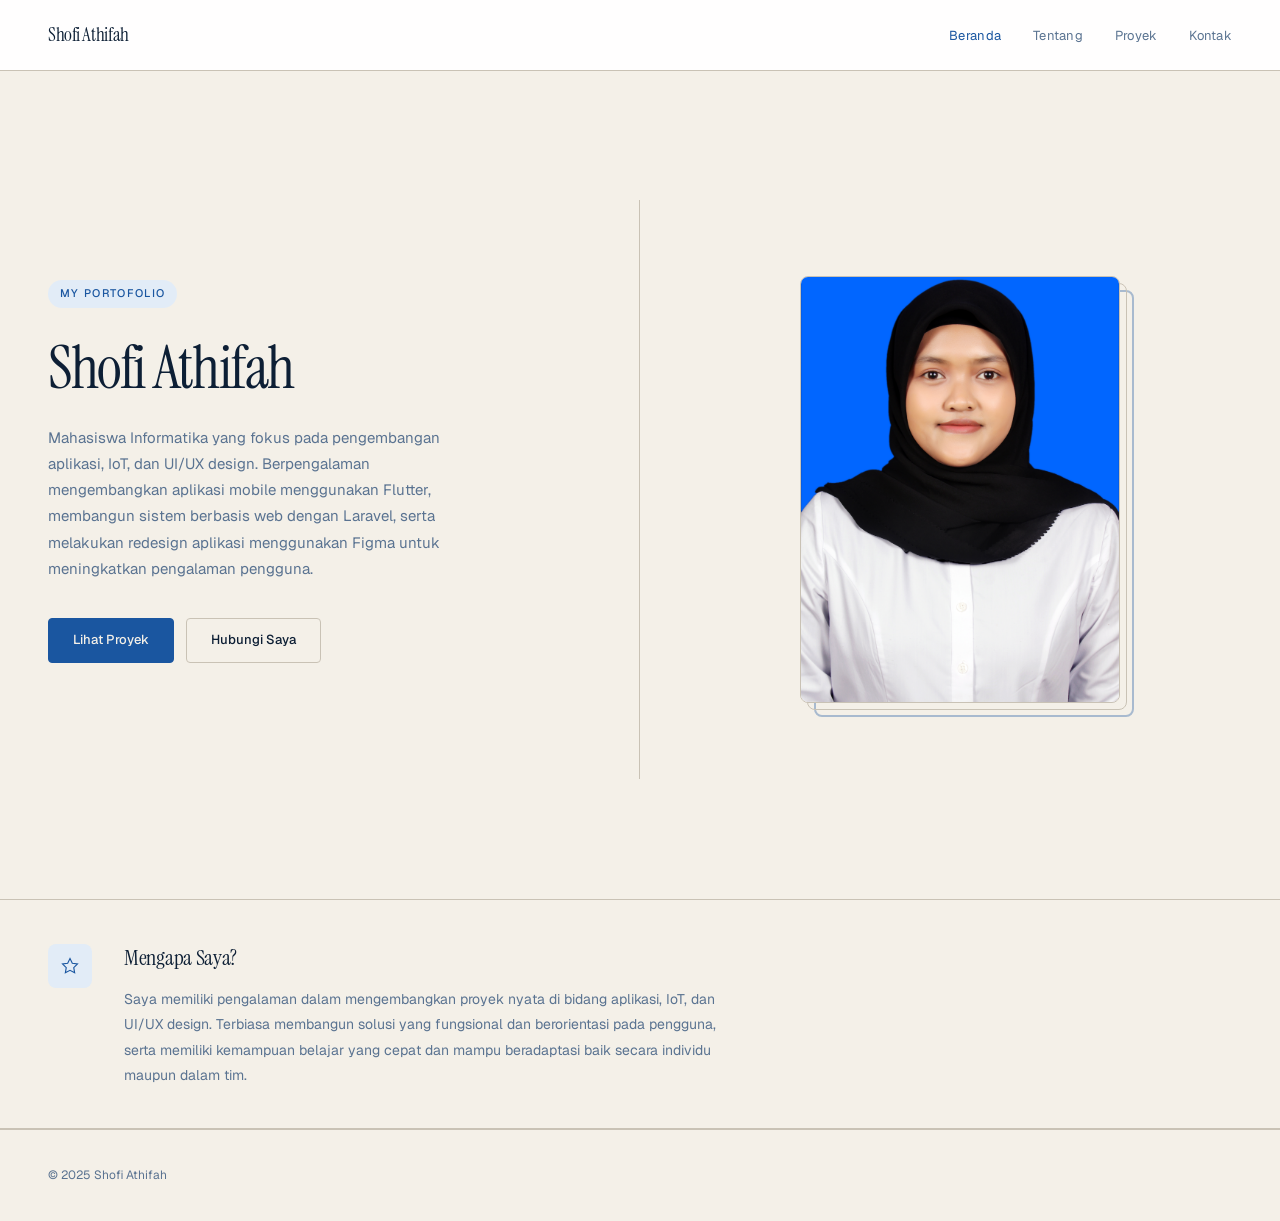
<file: index.html>
<!DOCTYPE html>
<html lang="id">
<head>
  <meta charset="UTF-8">
  <meta name="viewport" content="width=device-width, initial-scale=1.0">
  <title>Shofi Athifah</title>
  <link rel="stylesheet" href="style.css">

</head>
<body>

<nav>
  <a href="index.html" class="logo">Shofi Athifah</a>
  <ul class="nav-links">
    <li><a href="index.html">Beranda</a></li>
    <li><a href="tentang.html">Tentang</a></li>
    <li><a href="portofolio.html">Proyek</a></li>
    <li><a href="kontak.html">Kontak</a></li>
  </ul>
</nav>

<section class="hero">
  <div class="hero-left">
    <span class="hero-tag u0">My Portofolio</span>
    <h1 class="u1"> Shofi Athifah </h1>
    <p class="hero-desc u2">
Mahasiswa Informatika yang fokus pada pengembangan aplikasi, IoT, dan UI/UX design. Berpengalaman mengembangkan aplikasi mobile menggunakan Flutter, membangun sistem berbasis web dengan Laravel, serta melakukan redesign aplikasi menggunakan Figma untuk meningkatkan pengalaman pengguna.    </p>
    <div class="hero-btns u3">
      <a href="portofolio.html" class="btn btn-dark">Lihat Proyek</a>
      <a href="kontak.html" class="btn btn-ghost">Hubungi Saya</a>
    </div>

  </div>

  <div class="hero-right">
    <div class="photo-frame u1">
    <div class="photo-wrap">
      <img src="foto-profil.JPG" alt="Shofi Athifah"
        onerror="this.outerHTML='<div class=\'photo-box\'><svg width=52 height=52 viewBox=\'0 0 24 24\' fill=none stroke=\'#5a7391\' stroke-width=1.5><path d=\'M20 21v-2a4 4 0 0 0-4-4H8a4 4 0 0 0-4 4v2\'/><circle cx=12 cy=7 r=4/></svg><p style=\'margin-top:12px;font-size:12px;color:#5a7391\'>foto-profil.jpg</p></div>'">
    </div>
    </div>
  </div>
</section>

<!-- Mengapa Saya -->
<section class="why-me">
  <div class="why-single reveal">
    <div class="why-icon">
      <svg viewBox="0 0 24 24" fill="none" stroke="currentColor" stroke-width="1.5">
        <path d="M12 2l3.09 6.26L22 9.27l-5 4.87 1.18 6.88L12 17.77l-6.18 3.25L7 14.14 2 9.27l6.91-1.01L12 2z"/>
      </svg>
    </div>
    <div class="why-text">
      <h3>Mengapa Saya?</h3>
      <p>Saya memiliki pengalaman dalam mengembangkan proyek nyata di bidang aplikasi, IoT, dan UI/UX design. Terbiasa membangun solusi yang fungsional dan berorientasi pada pengguna, serta memiliki kemampuan belajar yang cepat dan mampu beradaptasi baik secara individu maupun dalam tim.</p>
  </div>
</section>

<footer>
  <span>© 2025 Shofi Athifah</span>

</footer>

<script src="script.js"></script>
</body>
</html>
</file>
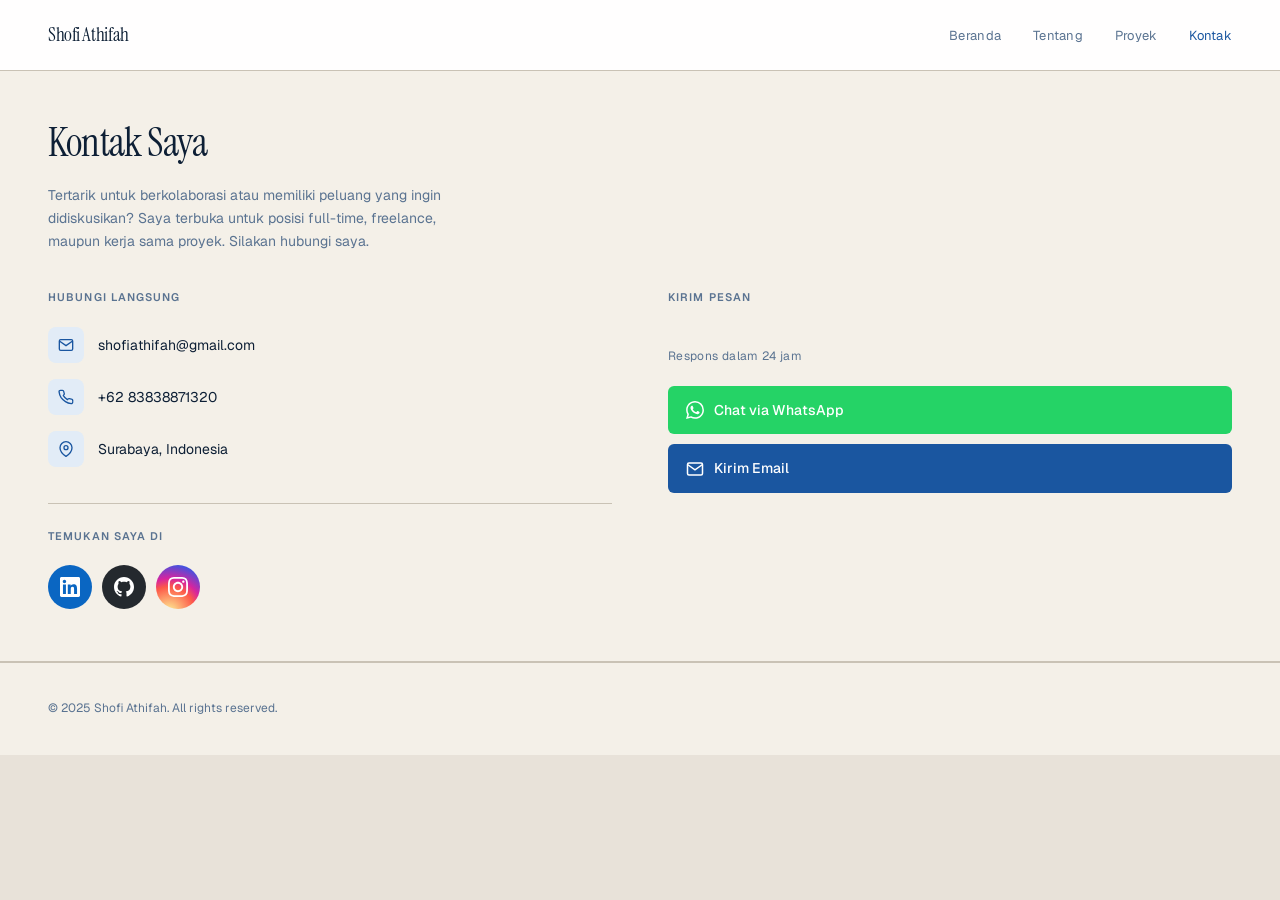
<file: kontak.html>
<!DOCTYPE html>
<html lang="id">
<head>
  <meta charset="UTF-8">
  <meta name="viewport" content="width=device-width, initial-scale=1.0">
  <title>Kontak — Shofi Athifah</title>
  <link rel="stylesheet" href="style.css">
</head>
<body>

<nav>
  <a href="index.html" class="logo">Shofi Athifah</a>
  <ul class="nav-links">
    <li><a href="index.html">Beranda</a></li>
    <li><a href="tentang.html">Tentang</a></li>
    <li><a href="portofolio.html">Proyek</a></li>
    <li><a href="kontak.html">Kontak</a></li>
  </ul>
</nav>

<div class="kontak-body" style="padding-top: 110px; padding-bottom: 52px;">
  <h1 class="kontak-title u0">Kontak Saya</h1>
  <p class="kontak-sub u1">Tertarik untuk berkolaborasi atau memiliki peluang yang ingin didiskusikan? Saya terbuka untuk posisi full-time, freelance, maupun kerja sama proyek. Silakan hubungi saya.</p>

  <div class="kontak-grid">

    <!-- KIRI: Info + Sosial -->
    <div class="reveal">
      <p class="col-label">Hubungi Langsung</p>

      <div class="info-list">
        <div class="info-row">
          <div class="info-icon">
            <svg viewBox="0 0 24 24" fill="none" stroke="currentColor" stroke-width="2"><path d="M4 4h16c1.1 0 2 .9 2 2v12c0 1.1-.9 2-2 2H4c-1.1 0-2-.9-2-2V6c0-1.1.9-2 2-2z"/><polyline points="22,6 12,13 2,6"/></svg>
          </div>
          <span>shofiathifah@gmail.com</span>
        </div>

        <div class="info-row">
          <div class="info-icon">
            <svg viewBox="0 0 24 24" fill="none" stroke="currentColor" stroke-width="2"><path d="M22 16.92v3a2 2 0 0 1-2.18 2 19.79 19.79 0 0 1-8.63-3.07A19.5 19.5 0 0 1 4.69 13a19.79 19.79 0 0 1-3.07-8.67A2 2 0 0 1 3.64 2h3a2 2 0 0 1 2 1.72 12.84 12.84 0 0 0 .7 2.81 2 2 0 0 1-.45 2.11L8.09 9.91a16 16 0 0 0 6 6l.91-.91a2 2 0 0 1 2.11-.45 12.84 12.84 0 0 0 2.81.7A2 2 0 0 1 22 17.92z"/></svg>
          </div>
          <span>+62 83838871320</span>
        </div>

        <div class="info-row">
          <div class="info-icon">
            <svg viewBox="0 0 24 24" fill="none" stroke="currentColor" stroke-width="2"><path d="M21 10c0 7-9 13-9 13s-9-6-9-13a9 9 0 0 1 18 0z"/><circle cx="12" cy="10" r="3"/></svg>
          </div>
          <span>Surabaya, Indonesia</span>
        </div>
      </div>

      <hr class="divider" style="margin: 24px 0;">

      <p class="col-label">Temukan Saya di</p>
      <div class="social-icons-row">
        <a href="https://www.linkedin.com/in/shofiathifah" target="_blank" rel="noopener" class="soc-icon soc-li" title="LinkedIn">
          <svg viewBox="0 0 24 24" fill="currentColor"><path d="M20.447 20.452h-3.554v-5.569c0-1.328-.027-3.037-1.852-3.037-1.853 0-2.136 1.445-2.136 2.939v5.667H9.351V9h3.414v1.561h.046c.477-.9 1.637-1.85 3.37-1.85 3.601 0 4.267 2.37 4.267 5.455v6.286zM5.337 7.433c-1.144 0-2.063-.926-2.063-2.065 0-1.138.92-2.063 2.063-2.063 1.14 0 2.064.925 2.064 2.063 0 1.139-.925 2.065-2.064 2.065zm1.782 13.019H3.555V9h3.564v11.452zM22.225 0H1.771C.792 0 0 .774 0 1.729v20.542C0 23.227.792 24 1.771 24h20.451C23.2 24 24 23.227 24 22.271V1.729C24 .774 23.2 0 22.222 0h.003z"/></svg>
        </a>
        <a href="https://github.com/shofi13" target="_blank" rel="noopener" class="soc-icon soc-gh" title="GitHub">
          <svg viewBox="0 0 24 24" fill="currentColor"><path d="M12 0c-6.626 0-12 5.373-12 12 0 5.302 3.438 9.8 8.207 11.387.599.111.793-.261.793-.577v-2.234c-3.338.726-4.033-1.416-4.033-1.416-.546-1.387-1.333-1.756-1.333-1.756-1.089-.745.083-.729.083-.729 1.205.084 1.839 1.237 1.839 1.237 1.07 1.834 2.807 1.304 3.492.997.107-.775.418-1.305.762-1.604-2.665-.305-5.467-1.334-5.467-5.931 0-1.311.469-2.381 1.236-3.221-.124-.303-.535-1.524.117-3.176 0 0 1.008-.322 3.301 1.23.957-.266 1.983-.399 3.003-.404 1.02.005 2.047.138 3.006.404 2.291-1.552 3.297-1.23 3.297-1.23.653 1.653.242 2.874.118 3.176.77.84 1.235 1.911 1.235 3.221 0 4.609-2.807 5.624-5.479 5.921.43.372.823 1.102.823 2.222v3.293c0 .319.192.694.801.576 4.765-1.589 8.199-6.086 8.199-11.386 0-6.627-5.373-12-12-12z"/></svg>
        </a>
        <a href="https://www.instagram.com/sopiath_" target="_blank" rel="noopener" class="soc-icon soc-ig" title="Instagram">
          <svg viewBox="0 0 24 24" fill="currentColor"><path d="M12 2.163c3.204 0 3.584.012 4.85.07 3.252.148 4.771 1.691 4.919 4.919.058 1.265.069 1.645.069 4.849 0 3.205-.012 3.584-.069 4.849-.149 3.225-1.664 4.771-4.919 4.919-1.266.058-1.644.07-4.85.07-3.204 0-3.584-.012-4.849-.07-3.26-.149-4.771-1.699-4.919-4.92-.058-1.265-.07-1.644-.07-4.849 0-3.204.013-3.583.07-4.849.149-3.227 1.664-4.771 4.919-4.919 1.266-.057 1.645-.069 4.849-.069zm0-2.163c-3.259 0-3.667.014-4.947.072-4.358.2-6.78 2.618-6.98 6.98-.059 1.281-.073 1.689-.073 4.948 0 3.259.014 3.668.072 4.948.2 4.358 2.618 6.78 6.98 6.98 1.281.058 1.689.072 4.948.072 3.259 0 3.668-.014 4.948-.072 4.354-.2 6.782-2.618 6.979-6.98.059-1.28.073-1.689.073-4.948 0-3.259-.014-3.667-.072-4.947-.196-4.354-2.617-6.78-6.979-6.98-1.281-.059-1.69-.073-4.949-.073zm0 5.838c-3.403 0-6.162 2.759-6.162 6.162s2.759 6.163 6.162 6.163 6.162-2.759 6.162-6.163c0-3.403-2.759-6.162-6.162-6.162zm0 10.162c-2.209 0-4-1.79-4-4 0-2.209 1.791-4 4-4s4 1.791 4 4c0 2.21-1.791 4-4 4zm6.406-11.845c-.796 0-1.441.645-1.441 1.44s.645 1.44 1.441 1.44c.795 0 1.439-.645 1.439-1.44s-.644-1.44-1.439-1.44z"/></svg>
        </a>
      </div>
    </div>

    <!-- KANAN: Tombol aksi -->
    <div class="col-right reveal">
      <p class="col-label">Kirim Pesan</p>
      <p class="respons-note">Respons dalam 24 jam</p>
      <div class="action-btns">
        <a href="https://wa.me/6283838871320" target="_blank" rel="noopener" class="action-btn btn-wa">
          <svg viewBox="0 0 24 24" fill="currentColor"><path d="M17.472 14.382c-.297-.149-1.758-.867-2.03-.967-.273-.099-.471-.148-.67.15-.197.297-.767.966-.94 1.164-.173.199-.347.223-.644.075-.297-.15-1.255-.463-2.39-1.475-.883-.788-1.48-1.761-1.653-2.059-.173-.297-.018-.458.13-.606.134-.133.298-.347.446-.52.149-.174.198-.298.298-.497.099-.198.05-.371-.025-.52-.075-.149-.669-1.612-.916-2.207-.242-.579-.487-.5-.669-.51-.173-.008-.371-.01-.57-.01-.198 0-.52.074-.792.372-.272.297-1.04 1.016-1.04 2.479 0 1.462 1.065 2.875 1.213 3.074.149.198 2.096 3.2 5.077 4.487.709.306 1.262.489 1.694.625.712.227 1.36.195 1.871.118.571-.085 1.758-.719 2.006-1.413.248-.694.248-1.289.173-1.413-.074-.124-.272-.198-.57-.347m-5.421 7.403h-.004a9.87 9.87 0 0 1-5.031-1.378l-.361-.214-3.741.982.998-3.648-.235-.374a9.86 9.86 0 0 1-1.51-5.26c.001-5.45 4.436-9.884 9.888-9.884 2.64 0 5.122 1.03 6.988 2.898a9.825 9.825 0 0 1 2.893 6.994c-.003 5.45-4.437 9.884-9.885 9.884m8.413-18.297A11.815 11.815 0 0 0 12.05 0C5.495 0 .16 5.335.157 11.892c0 2.096.547 4.142 1.588 5.945L.057 24l6.305-1.654a11.882 11.882 0 0 0 5.683 1.448h.005c6.554 0 11.89-5.335 11.893-11.893a11.821 11.821 0 0 0-3.48-8.413Z"/></svg>
          Chat via WhatsApp
        </a>
        <a href="https://mail.google.com/mail/?view=cm&to=shofiathifah@gmail.com" target="_blank" rel="noopener" class="action-btn btn-email">
          <svg viewBox="0 0 24 24" fill="none" stroke="currentColor" stroke-width="2"><path d="M4 4h16c1.1 0 2 .9 2 2v12c0 1.1-.9 2-2 2H4c-1.1 0-2-.9-2-2V6c0-1.1.9-2 2-2z"/><polyline points="22,6 12,13 2,6"/></svg>
          Kirim Email
        </a>
      </div>
    </div>

  </div>
</div>

<footer>
  <span>© 2025 Shofi Athifah. All rights reserved.</span>
</footer>

<script src="script.js"></script>
</body>
</html>
</file>
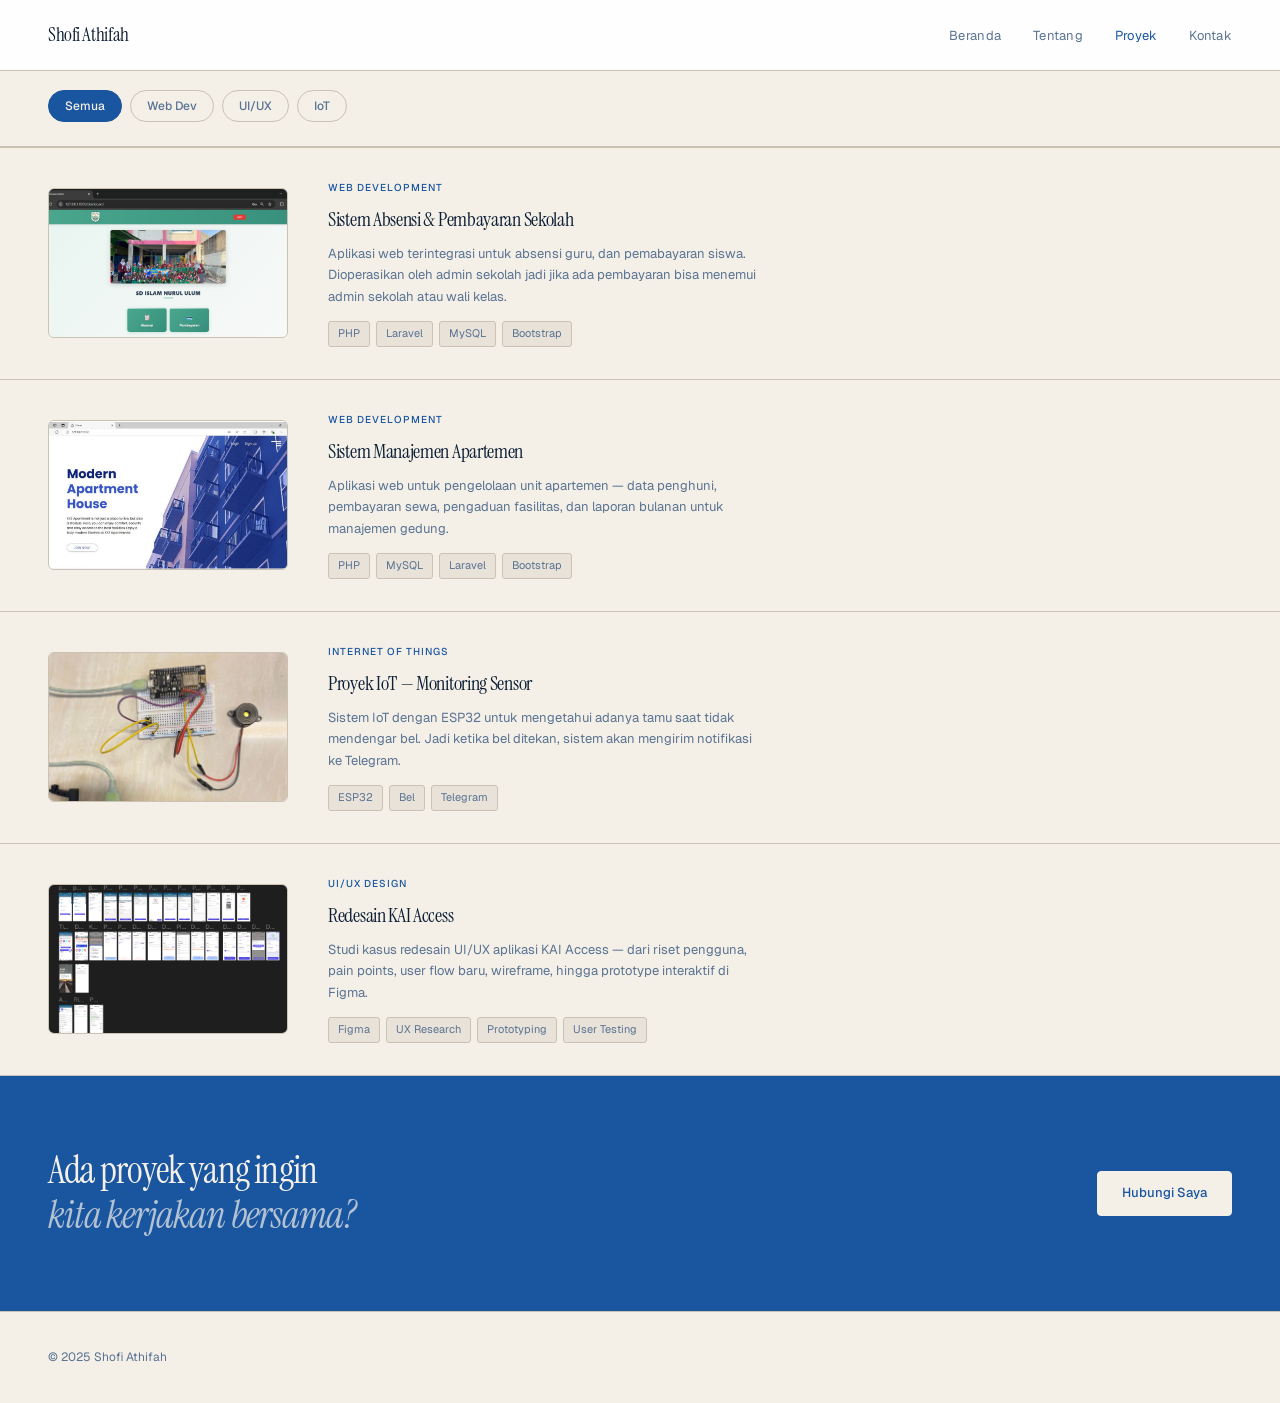
<file: portofolio.html>
<!DOCTYPE html>
<html lang="id">
<head>
  <meta charset="UTF-8">
  <meta name="viewport" content="width=device-width, initial-scale=1.0">
  <title>Proyek — Shofi Athifah</title>
  <link rel="stylesheet" href="style.css">
</head>
<body>

<nav>
  <a href="index.html" class="logo">Shofi Athifah</a>
  <ul class="nav-links">
    <li><a href="index.html">Beranda</a></li>
    <li><a href="tentang.html">Tentang</a></li>
    <li><a href="portofolio.html">Proyek</a></li>
    <li><a href="kontak.html">Kontak</a></li>
  </ul>
</nav>

<div class="filter-bar" style="padding-top: 90px; margin-top: 0;">
  <button class="filter-btn on" data-cat="all">Semua</button>
  <button class="filter-btn" data-cat="webdev">Web Dev</button>
  <button class="filter-btn" data-cat="uiux">UI/UX</button>
  <button class="filter-btn" data-cat="iot">IoT</button>
</div>

<div class="proj-list">

  <div class="proj reveal" data-cat="webdev">
    <img class="proj-thumb" src="sdi.png" alt="Sistem Absensi" onerror="this.style.minHeight='120px'">
    <div class="proj-meta">
      <p class="proj-cat">Web Development</p>
      <h2 class="proj-name">Sistem Absensi &amp; Pembayaran Sekolah</h2>
      <p class="proj-desc">Aplikasi web terintegrasi untuk absensi guru, dan pemabayaran siswa. Dioperasikan oleh admin sekolah jadi jika ada pembayaran bisa menemui admin sekolah atau wali kelas.</p>
      <div class="proj-tags">
        <span class="proj-tag">PHP</span>
        <span class="proj-tag">Laravel</span>
        <span class="proj-tag">MySQL</span>
        <span class="proj-tag">Bootstrap</span>
      </div>
    </div>
  </div>

  <div class="proj reveal" data-cat="webdev">
    <img class="proj-thumb" src="apartement.png" alt="Sistem Apartemen" onerror="this.style.minHeight='120px'">
    <div class="proj-meta">
      <p class="proj-cat">Web Development</p>
      <h2 class="proj-name">Sistem Manajemen Apartemen</h2>
      <p class="proj-desc">Aplikasi web untuk pengelolaan unit apartemen — data penghuni, pembayaran sewa, pengaduan fasilitas, dan laporan bulanan untuk manajemen gedung.</p>
      <div class="proj-tags">
        <span class="proj-tag">PHP</span>
        <span class="proj-tag">MySQL</span>
        <span class="proj-tag">Laravel</span>
        <span class="proj-tag">Bootstrap</span>
      </div>
    </div>
  </div>

  <div class="proj reveal" data-cat="iot">
    <img class="proj-thumb" src="IoT.jpeg" alt="IoT" onerror="this.style.minHeight='120px'">
    <div class="proj-meta">
      <p class="proj-cat">Internet of Things</p>
      <h2 class="proj-name">Proyek IoT — Monitoring Sensor</h2>
      <p class="proj-desc">Sistem IoT dengan ESP32 untuk mengetahui adanya tamu saat tidak mendengar bel. Jadi ketika bel ditekan, sistem akan mengirim notifikasi ke Telegram.</p>
      <div class="proj-tags">
        <span class="proj-tag">ESP32</span>
        <span class="proj-tag">Bel</span>
        <span class="proj-tag">Telegram</span>
      </div>
    </div>
  </div>

  <div class="proj reveal" data-cat="uiux">
    <img class="proj-thumb" src="UIUX.png" alt="KAI Access" onerror="this.style.minHeight='120px'">
    <div class="proj-meta">
      <p class="proj-cat">UI/UX Design</p>
      <h2 class="proj-name">Redesain KAI Access</h2>
      <p class="proj-desc">Studi kasus redesain UI/UX aplikasi KAI Access — dari riset pengguna, pain points, user flow baru, wireframe, hingga prototype interaktif di Figma.</p>
      <div class="proj-tags">
        <span class="proj-tag">Figma</span>
        <span class="proj-tag">UX Research</span>
        <span class="proj-tag">Prototyping</span>
        <span class="proj-tag">User Testing</span>
      </div>
    </div>
  </div>

</div>

<div class="cta-bottom reveal">
  <h2>Ada proyek yang ingin<br><em>kita kerjakan bersama?</em></h2>
  <a href="kontak.html" class="btn btn-white">Hubungi Saya</a>
</div>

<footer>
  <span>© 2025 Shofi Athifah</span>
</footer>

<script src="script.js"></script>
</body>
</html>
</file>
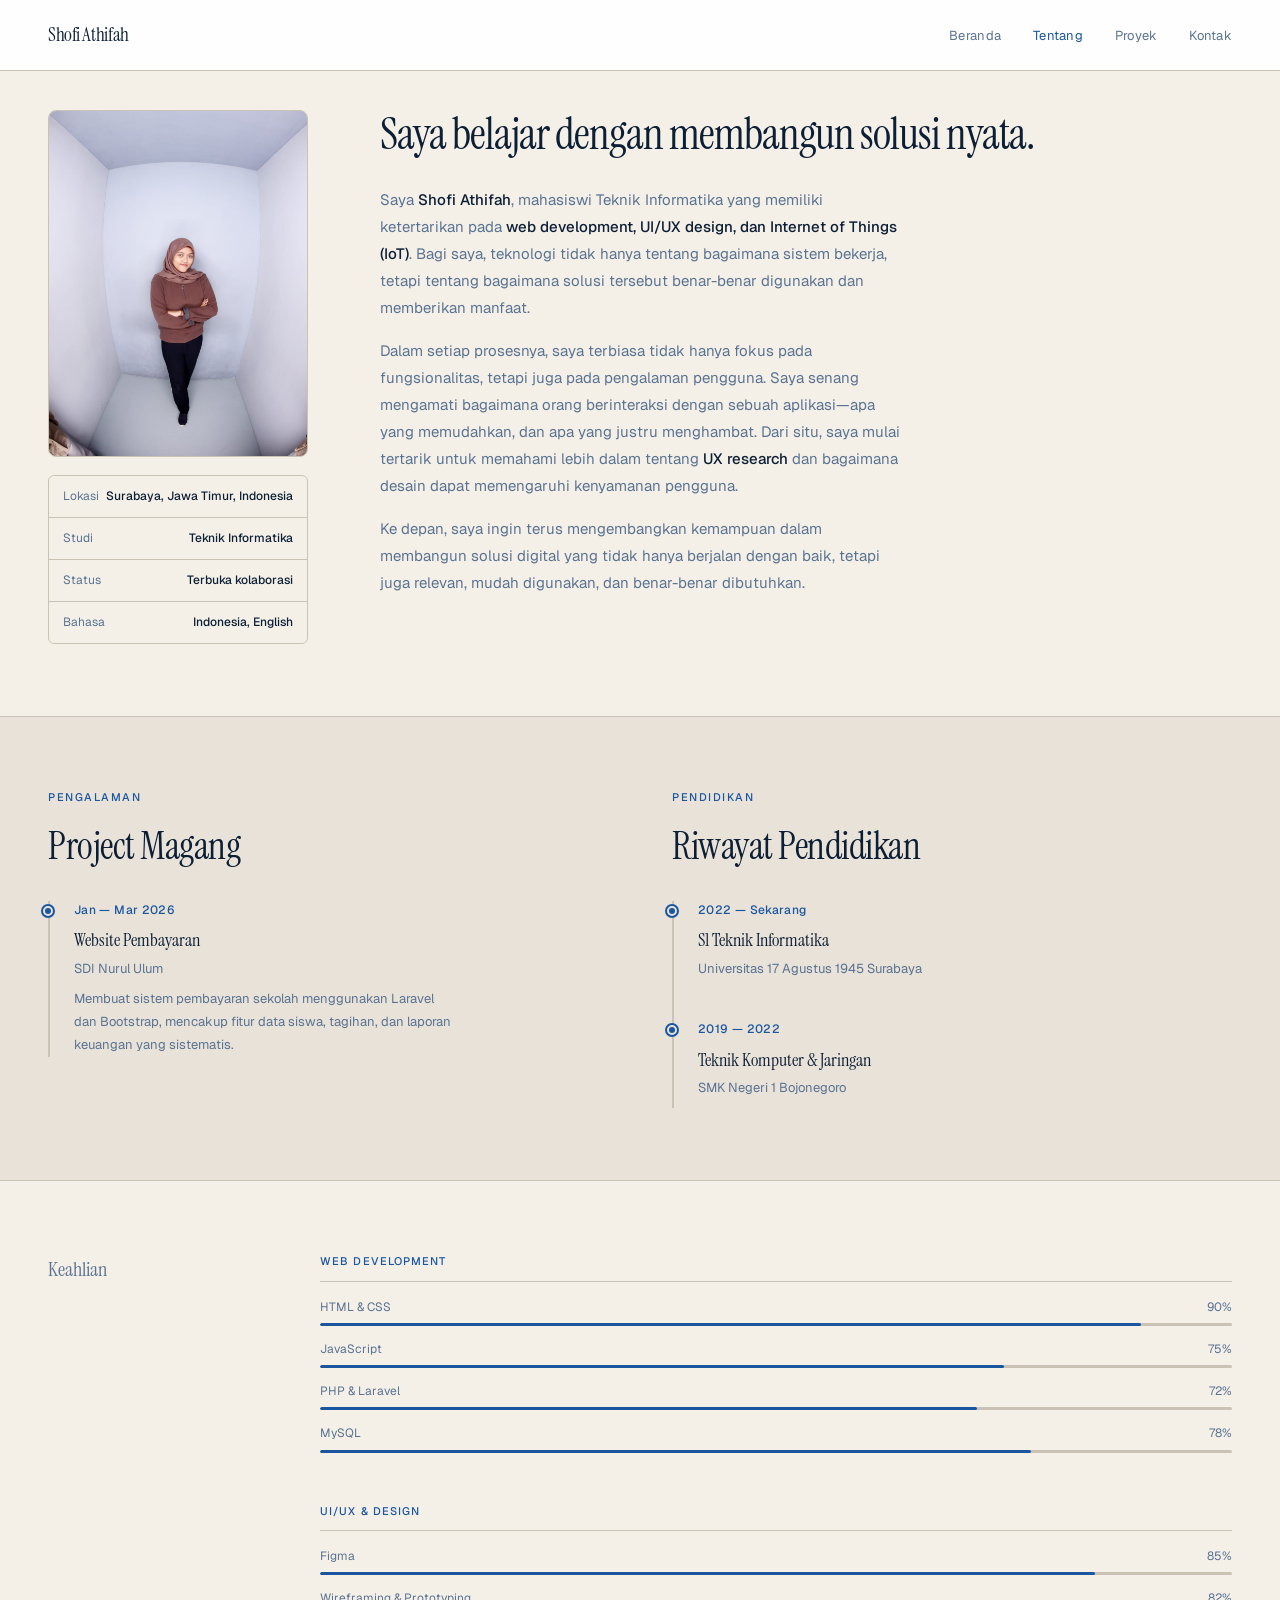
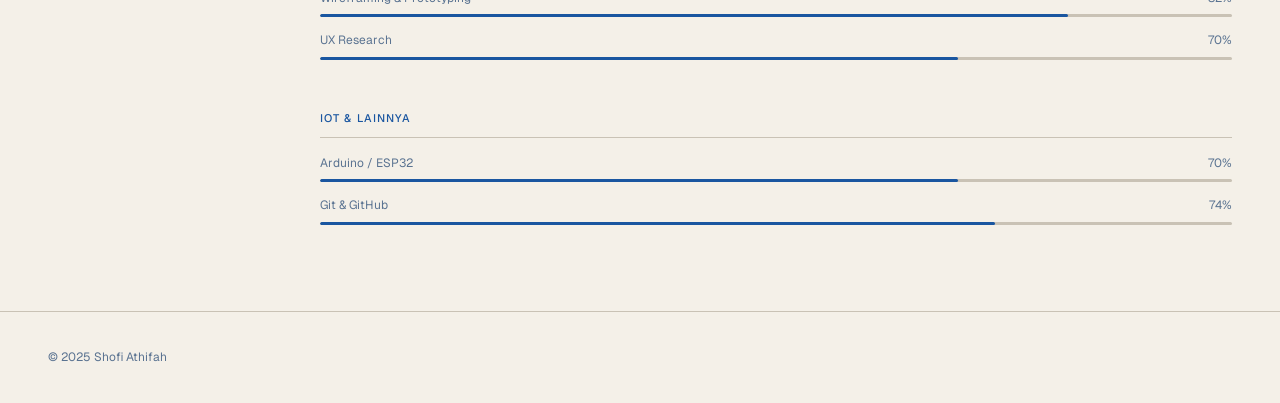
<file: tentang.html>
<!DOCTYPE html>
<html lang="id">
<head>
  <meta charset="UTF-8">
  <meta name="viewport" content="width=device-width, initial-scale=1.0">
  <title>Tentang — Shofi Athifah</title>
  <link rel="stylesheet" href="style.css">
</head>
<body>

<nav>
  <a href="index.html" class="logo">Shofi Athifah</a>
  <ul class="nav-links">
    <li><a href="index.html">Beranda</a></li>
    <li><a href="tentang.html">Tentang</a></li>
    <li><a href="portofolio.html">Proyek</a></li>
    <li><a href="kontak.html">Kontak</a></li>
  </ul>
</nav>

<div class="about-grid" style="padding-top: 110px;">
  <div class="about-photo reveal">
    <img src="aku.jpg" alt="Shofi Athifah"
      onerror="this.outerHTML='<div class=\'photo-box\'><svg width=44 height=44 viewBox=\'0 0 24 24\' fill=none stroke=\'#5a7391\' stroke-width=1.5><path d=\'M20 21v-2a4 4 0 0 0-4-4H8a4 4 0 0 0-4 4v2\'/><circle cx=12 cy=7 r=4/></svg></div>'">
    <div class="about-meta">
      <div class="meta-row"><span class="meta-key">Lokasi</span><span class="meta-val">Surabaya, Jawa Timur, Indonesia</span></div>
      <div class="meta-row"><span class="meta-key">Studi</span><span class="meta-val">Teknik Informatika</span></div>
      <div class="meta-row"><span class="meta-key">Status</span><span class="meta-val">Terbuka kolaborasi</span></div>
      <div class="meta-row"><span class="meta-key">Bahasa</span><span class="meta-val">Indonesia, English</span></div>
    </div>
  </div>

  <div class="about-content reveal">
    <h2>Saya belajar dengan membangun solusi nyata.</h2>

<div class="about-body">
  <p>
    Saya <strong>Shofi Athifah</strong>, mahasiswi Teknik Informatika yang memiliki ketertarikan pada 
    <strong>web development, UI/UX design, dan Internet of Things (IoT)</strong>. 
    Bagi saya, teknologi tidak hanya tentang bagaimana sistem bekerja, tetapi tentang bagaimana solusi tersebut benar-benar digunakan dan memberikan manfaat.
  </p>

  <p>
    Dalam setiap prosesnya, saya terbiasa tidak hanya fokus pada fungsionalitas, tetapi juga pada pengalaman pengguna. 
    Saya senang mengamati bagaimana orang berinteraksi dengan sebuah aplikasi—apa yang memudahkan, dan apa yang justru menghambat. 
    Dari situ, saya mulai tertarik untuk memahami lebih dalam tentang <strong>UX research</strong> dan bagaimana desain dapat memengaruhi kenyamanan pengguna.
  </p>

  <p>
    Ke depan, saya ingin terus mengembangkan kemampuan dalam membangun solusi digital yang tidak hanya berjalan dengan baik, 
    tetapi juga relevan, mudah digunakan, dan benar-benar dibutuhkan.
  </p>
</div>
  </div>
</div>

<section class="tl-section">
  <div class="tl-two-col reveal">

    <!-- Pengalaman -->
    <div>
      <span class="eyebrow">Pengalaman</span>
      <h3 class="tl-col-title">Project Magang</h3>
      <div class="tl-items">
        <div class="tl-item">
          <div class="tl-dot"></div>
          <div class="tl-body">
            <span class="tl-year">Jan — Mar 2026</span>
            <h4>Website Pembayaran</h4>
            <p class="tl-place">SDI Nurul Ulum</p>
            <p>Membuat sistem pembayaran sekolah menggunakan Laravel dan Bootstrap, mencakup fitur data siswa, tagihan, dan laporan keuangan yang sistematis.</p>
          </div>
        </div>
      </div>
    </div>

    <!-- Pendidikan -->
    <div>
      <span class="eyebrow">Pendidikan</span>
      <h3 class="tl-col-title">Riwayat Pendidikan</h3>
      <div class="tl-items">
        <div class="tl-item">
          <div class="tl-dot"></div>
          <div class="tl-body">
            <span class="tl-year">2022 — Sekarang</span>
            <h4>S1 Teknik Informatika</h4>
            <p class="tl-place">Universitas 17 Agustus 1945 Surabaya</p>
          </div>
        </div>
        <div class="tl-item">
          <div class="tl-dot"></div>
          <div class="tl-body">
            <span class="tl-year">2019 — 2022</span>
            <h4>Teknik Komputer &amp; Jaringan</h4>
            <p class="tl-place">SMK Negeri 1 Bojonegoro</p>
          </div>
        </div>
      </div>
    </div>

  </div>
</section>

<section class="skills-section">
  <div class="skills-layout">
    <h3>Keahlian</h3>
    <div class="skill-groups">
      <div class="skill-group reveal">
        <h4>Web Development</h4>
        <div class="bar-wrap"><div class="bar-label"><span>HTML &amp; CSS</span><span>90%</span></div><div class="bar-track"><div class="bar-fill" data-w="90"></div></div></div>
        <div class="bar-wrap"><div class="bar-label"><span>JavaScript</span><span>75%</span></div><div class="bar-track"><div class="bar-fill" data-w="75"></div></div></div>
        <div class="bar-wrap"><div class="bar-label"><span>PHP &amp; Laravel</span><span>72%</span></div><div class="bar-track"><div class="bar-fill" data-w="72"></div></div></div>
        <div class="bar-wrap"><div class="bar-label"><span>MySQL</span><span>78%</span></div><div class="bar-track"><div class="bar-fill" data-w="78"></div></div></div>
      </div>
      <div class="skill-group reveal">
        <h4>UI/UX &amp; Design</h4>
        <div class="bar-wrap"><div class="bar-label"><span>Figma</span><span>85%</span></div><div class="bar-track"><div class="bar-fill" data-w="85"></div></div></div>
        <div class="bar-wrap"><div class="bar-label"><span>Wireframing &amp; Prototyping</span><span>82%</span></div><div class="bar-track"><div class="bar-fill" data-w="82"></div></div></div>
        <div class="bar-wrap"><div class="bar-label"><span>UX Research</span><span>70%</span></div><div class="bar-track"><div class="bar-fill" data-w="70"></div></div></div>
      </div>
      <div class="skill-group reveal">
        <h4>IoT &amp; Lainnya</h4>
        <div class="bar-wrap"><div class="bar-label"><span>Arduino / ESP32</span><span>70%</span></div><div class="bar-track"><div class="bar-fill" data-w="70"></div></div></div>
        <div class="bar-wrap"><div class="bar-label"><span>Git &amp; GitHub</span><span>74%</span></div><div class="bar-track"><div class="bar-fill" data-w="74"></div></div></div>
      </div>
    </div>
  </div>
</section>

<footer>
  <span>© 2025 Shofi Athifah</span>
</footer>

<script src="script.js"></script>
</body>
</html>
</file>
<file: style.css>
@import url('https://fonts.googleapis.com/css2?family=Instrument+Serif:ital@0;1&family=Geist:wght@300;400;500&display=swap');

*, *::before, *::after { box-sizing: border-box; margin: 0; padding: 0; }

:root {
  --bg:    #e8e2d9;
  --white: #f4f0e8;
  --ink:   #0d1f35;
  --soft:  #5a7391;
  --line:  #c9c2b5;
  --blue:  #1a56a0;
  --blue-light: #e2ecf7;
  --serif: 'Instrument Serif', Georgia, serif;
  --sans:  'Geist', system-ui, sans-serif;
}

html { scroll-behavior: smooth; }

body {
  font-family: var(--sans);
  background: var(--bg);
  color: var(--ink);
  font-size: 15px;
  line-height: 1.6;
  -webkit-font-smoothing: antialiased;
}

a { color: inherit; text-decoration: none; }
img { display: block; max-width: 100%; }

/* NAV */
nav {
  position: fixed; top: 0; left: 0; right: 0; z-index: 99;
  display: flex; justify-content: space-between; align-items: center;
  padding: 20px 48px;
  background: rgba(255,255,255,0.93);
  backdrop-filter: blur(12px);
  border-bottom: 1px solid var(--line);
}

.logo {
  font-family: var(--serif);
  font-size: 19px;
  letter-spacing: -0.3px;
  color: var(--ink);
}

.nav-links { display: flex; gap: 32px; list-style: none; }

.nav-links a {
  font-size: 13px; font-weight: 400;
  color: var(--soft); letter-spacing: 0.02em;
  transition: color 0.2s;
}
.nav-links a:hover, .nav-links a.active { color: var(--blue); }

/* PHOTO FRAME */
.photo-frame {
  position: relative;
  width: 100%; max-width: 320px;
}

.photo-frame::before {
  content: '';
  position: absolute;
  top: 14px; left: 14px;
  right: -14px; bottom: -14px;
  border: 2px solid var(--blue);
  border-radius: 8px;
  z-index: 0;
  opacity: 0.35;
}

.photo-frame::after {
  content: '';
  position: absolute;
  top: 7px; left: 7px;
  right: -7px; bottom: -7px;
  border: 1px solid var(--line);
  border-radius: 8px;
  z-index: 0;
}

.photo-frame .photo-wrap {
  position: relative;
  z-index: 1;
  max-width: 100%;
}

/* PAGE HEADER */
.page-top {
  padding: 140px 48px 64px;
  border-bottom: 1px solid var(--line);
  background: var(--white);
}
.page-top h1 {
  font-family: var(--serif);
  font-size: clamp(40px, 6vw, 68px);
  font-weight: 400; line-height: 1.1;
  letter-spacing: -1.5px; color: var(--ink); max-width: 680px;
}
.page-top h1 em { font-style: italic; color: var(--soft); }

.eyebrow {
  font-size: 11px; font-weight: 500;
  letter-spacing: 0.14em; text-transform: uppercase;
  color: var(--blue); margin-bottom: 18px; display: block;
}

.wrap { max-width: 1080px; margin: 0 auto; padding: 0 48px; }

/* FOOTER */
footer {
  padding: 36px 48px;
  border-top: 1px solid var(--line);
  background: var(--white);
  display: flex; justify-content: space-between; align-items: center;
  font-size: 12px; color: var(--soft);
}
footer a { color: var(--soft); transition: color 0.2s; }
footer a:hover { color: var(--blue); }

/* REVEAL */
.reveal {
  opacity: 0; transform: translateY(14px);
  transition: opacity 0.55s ease, transform 0.55s ease;
}
.reveal.in { opacity: 1; transform: none; }

@keyframes fadeup {
  from { opacity: 0; transform: translateY(16px); }
  to   { opacity: 1; transform: none; }
}
.u0 { opacity:0; animation: fadeup 0.6s 0s   ease forwards; }
.u1 { opacity:0; animation: fadeup 0.6s 0.07s ease forwards; }
.u2 { opacity:0; animation: fadeup 0.6s 0.14s ease forwards; }
.u3 { opacity:0; animation: fadeup 0.6s 0.21s ease forwards; }

/* BUTTONS */
.btn {
  display: inline-block; padding: 11px 24px; border-radius: 4px;
  font-family: var(--sans); font-size: 13px; font-weight: 500;
  cursor: pointer; transition: all 0.2s;
  border: 1px solid transparent; text-decoration: none;
}
.btn-dark { background: var(--blue); color: var(--white); border-color: var(--blue); }
.btn-dark:hover { opacity: 0.85; }
.btn-ghost { background: transparent; color: var(--ink); border-color: var(--line); }
.btn-ghost:hover { border-color: var(--blue); color: var(--blue); }

/* SKILL BAR */
.bar-wrap { margin-bottom: 14px; }
.bar-label { display: flex; justify-content: space-between; font-size: 12px; color: var(--soft); margin-bottom: 6px; }
.bar-track { height: 3px; background: var(--line); border-radius: 2px; overflow: hidden; }
.bar-fill { height: 100%; width: 0; background: var(--blue); border-radius: 2px; transition: width 1.1s cubic-bezier(.4,0,.2,1); }

/* FORM */
.field { margin-bottom: 16px; }
.field label { display: block; font-size: 11px; font-weight: 500; letter-spacing: 0.06em; text-transform: uppercase; color: var(--soft); margin-bottom: 7px; }
.field input, .field textarea {
  width: 100%; padding: 11px 14px;
  background: var(--bg); border: 1px solid var(--line); border-radius: 4px;
  font-family: var(--sans); font-size: 14px; color: var(--ink);
  outline: none; resize: none; transition: border-color 0.2s;
}
.field input:focus, .field textarea:focus { border-color: var(--blue); background: var(--white); }
.field input::placeholder, .field textarea::placeholder { color: #a0b4c8; }

/* PHOTO PLACEHOLDER */
.photo-box {
  background: var(--blue-light); border: 1px solid var(--line);
  display: flex; flex-direction: column; align-items: center;
  justify-content: center; gap: 12px; color: var(--soft);
  font-size: 13px; text-align: center; padding: 24px;
}
.photo-box code { font-size: 11px; background: var(--white); padding: 3px 8px; border-radius: 3px; color: var(--blue); }

/* MOBILE */
@media (max-width: 700px) {
  nav { padding: 16px 20px; }
  .nav-links { gap: 16px; }
  .nav-links a { font-size: 12px; }
  .page-top { padding: 110px 20px 44px; }
  .wrap { padding: 0 20px; }
  footer { padding: 28px 20px; flex-direction: column; gap: 6px; text-align: center; }
}


/* ======================
   BERANDA (index.html)
   ====================== */
.hero {
      min-height: 100vh;
      display: grid;
      grid-template-columns: 1fr 1fr;
      align-items: center;
      padding-top: 80px;
      background: var(--white);
      border-bottom: 1px solid var(--line);
    }

    .hero-left {
      padding: 80px 48px;
      border-right: 1px solid var(--line);
    }

    .hero-tag {
      display: inline-block;
      font-size: 11px; font-weight: 500;
      letter-spacing: 0.12em; text-transform: uppercase;
      color: var(--blue);
      background: var(--blue-light);
      padding: 5px 12px; border-radius: 20px;
      margin-bottom: 28px;
    }

    .hero-left h1 {
      font-family: var(--serif);
      font-size: clamp(38px, 5vw, 60px);
      font-weight: 400; line-height: 1.08;
      letter-spacing: -1.5px; margin-bottom: 24px;
    }
    .hero-left h1 em { font-style: italic; color: var(--soft); }

    .hero-desc {
      font-size: 15px; color: var(--soft);
      line-height: 1.75; max-width: 400px; margin-bottom: 36px;
    }

    .hero-btns { display: flex; gap: 12px; margin-bottom: 36px; }

    .hero-stats {
      display: flex; gap: 40px;
      padding-top: 36px;
      border-top: 1px solid var(--line);
    }

    .stat-n {
      font-family: var(--serif);
      font-size: 30px; font-weight: 400;
      color: var(--blue); line-height: 1;
      margin-bottom: 4px;
    }
    .stat-l { font-size: 12px; color: var(--soft); }

    .hero-right {
      padding: 80px 48px;
      display: flex; flex-direction: column;
      align-items: center; justify-content: center;
      gap: 28px;
    }

    .photo-wrap {
      width: 100%; max-width: 320px;
    }
    .photo-wrap img, .photo-wrap .photo-box {
      width: 100%; aspect-ratio: 3/4;
      object-fit: cover; border-radius: 8px;
      border: 1px solid var(--line);
    }
    .photo-wrap .photo-box { min-height: 340px; }

    /* Featured */
    .featured {
      padding: 80px 48px;
      border-bottom: 1px solid var(--line);
    }

    .sect-head {
      display: flex; justify-content: space-between;
      align-items: baseline; margin-bottom: 40px;
    }
    .sect-head h2 {
      font-family: var(--serif);
      font-size: 28px; font-weight: 400; letter-spacing: -0.5px;
    }
    .sect-head a { font-size: 13px; color: var(--soft); transition: color 0.2s; }
    .sect-head a:hover { color: var(--blue); }

    .feat-grid {
      display: grid;
      grid-template-columns: 1.2fr 0.8fr;
      gap: 2px;
      background: var(--line);
      border: 1px solid var(--line);
      border-radius: 8px;
      overflow: hidden;
    }

    .feat-card { position: relative; overflow: hidden; background: var(--white); cursor: pointer; }
    .feat-card:first-child { grid-row: 1 / 3; }

    .feat-img {
      width: 100%; aspect-ratio: 16/10;
      object-fit: cover; display: block;
      background: var(--blue-light);
      transition: transform 0.4s ease;
    }
    .feat-card:first-child .feat-img { aspect-ratio: 3/4; }
    .feat-card:hover .feat-img { transform: scale(1.02); }

    .feat-info {
      padding: 18px 20px;
      border-top: 1px solid var(--line);
    }
    .feat-cat {
      font-size: 10px; font-weight: 500;
      letter-spacing: 0.1em; text-transform: uppercase;
      color: var(--blue); margin-bottom: 5px;
    }
    .feat-info h3 {
      font-family: var(--serif);
      font-size: 17px; font-weight: 400;
      letter-spacing: -0.2px; margin-bottom: 5px; color: var(--ink);
    }
    .feat-info p { font-size: 12px; color: var(--soft); line-height: 1.6; }


    /* Why Me */
    .why-me {
      padding: 40px 48px;
      border-bottom: 1px solid var(--line);
      background: var(--white);
    }

    .why-single {
      display: flex;
      gap: 32px;
      align-items: flex-start;
      max-width: 780px;
    }

    .why-icon {
      width: 44px; height: 44px;
      min-width: 44px;
      background: var(--blue-light);
      border-radius: 8px;
      display: flex; align-items: center; justify-content: center;
      color: var(--blue);
      margin-top: 4px;
    }
    .why-icon svg { width: 18px; height: 18px; }

    .why-text h3 {
      font-family: var(--serif);
      font-size: 22px; font-weight: 400;
      letter-spacing: -0.3px;
      color: var(--ink);
      margin-bottom: 12px;
    }

    .why-text p {
      font-size: 14px; color: var(--soft);
      line-height: 1.8; max-width: 620px;
    }

    @media (max-width: 700px) {
      .why-me { padding: 48px 20px; }
      .why-single { flex-direction: column; gap: 16px; }
    }

    @media (max-width: 700px) {
      .hero { grid-template-columns: 1fr; min-height: auto; }
      .hero-left { padding: 40px 20px; border-right: none; border-bottom: 1px solid var(--line); }
      .hero-right { padding: 36px 20px; }
      .feat-grid { grid-template-columns: 1fr; }
      .feat-card:first-child { grid-row: auto; }
      .featured { padding: 56px 20px; }
      .hero-stats { gap: 24px; }
    }

/* ======================
   KONTAK (kontak.html)
   ====================== */
.kontak-body {
      background: var(--white);
      border-bottom: 1px solid var(--line);
      padding: 64px 48px 72px;
    }

    .kontak-title {
      font-family: var(--serif);
      font-size: clamp(26px, 4vw, 40px);
      font-weight: 400;
      letter-spacing: -0.8px;
      margin-bottom: 10px;
    }

    .kontak-sub {
      font-size: 14px;
      color: var(--soft);
      margin-bottom: 36px;
      max-width: 440px;
      line-height: 1.65;
    }

    /* Two-column layout */
    .kontak-grid {
      display: grid;
      grid-template-columns: 1fr 1fr;
      gap: 56px;
      align-items: start;
    }

    /* LEFT: Hubungi Langsung */
    .col-label {
      font-size: 11px;
      font-weight: 600;
      letter-spacing: 0.1em;
      text-transform: uppercase;
      color: var(--soft);
      margin-bottom: 20px;
    }

    .info-list {
      display: flex;
      flex-direction: column;
      gap: 16px;
      margin-bottom: 36px;
    }

    .info-row {
      display: flex;
      align-items: center;
      gap: 14px;
      font-size: 14px;
      color: var(--ink);
    }

    .info-icon {
      width: 36px; height: 36px;
      border-radius: 8px;
      background: var(--blue-light);
      display: flex; align-items: center; justify-content: center;
      flex-shrink: 0;
      color: var(--blue);
    }

    .info-icon svg { width: 16px; height: 16px; }

    /* Action buttons */
    .action-btns {
      display: flex;
      flex-direction: column;
      gap: 10px;
    }

    .action-btn {
      display: flex;
      align-items: center;
      gap: 10px;
      padding: 13px 18px;
      border-radius: 6px;
      font-size: 14px;
      font-weight: 500;
      text-decoration: none;
      transition: opacity 0.15s;
      cursor: pointer;
      border: none;
      font-family: var(--sans);
    }

    .action-btn svg { width: 18px; height: 18px; flex-shrink: 0; }

    .btn-wa {
      background: #25D366;
      color: #fff;
    }
    .btn-wa:hover { opacity: 0.88; }

    .btn-email {
      background: var(--blue);
      color: #fff;
    }
    .btn-email:hover { opacity: 0.88; }

    /* RIGHT: Sosmed + Jam */
    .col-right { display: flex; flex-direction: column; gap: 20px; }

    .respons-note {
      font-size: 12px;
      color: var(--soft);
      letter-spacing: 0.03em;
    }

    .social-icons-row {
      display: flex;
      gap: 10px;
      flex-wrap: wrap;
    }

    .soc-icon {
      width: 44px; height: 44px;
      border-radius: 50%;
      display: flex; align-items: center; justify-content: center;
      text-decoration: none;
      transition: transform 0.15s, opacity 0.15s;
      color: #fff;
      flex-shrink: 0;
    }

    .soc-icon:hover { transform: translateY(-2px); opacity: 0.88; }
    .soc-icon svg { width: 20px; height: 20px; }

    .soc-li   { background: #0a66c2; }
    .soc-gh   { background: #24292e; }
    .soc-ig   { background: radial-gradient(circle at 30% 107%, #fdf497 0%, #fd5949 45%, #d6249f 60%, #285AEB 90%); }
    .soc-be   { background: #1769ff; }
    .soc-tt   { background: #010101; }

    /* Jam operasional */
    .jam-box {
      background: var(--bg);
      border: 1px solid var(--line);
      border-radius: 8px;
      padding: 18px 20px;
    }

    .jam-title {
      font-size: 12px;
      font-weight: 600;
      letter-spacing: 0.08em;
      text-transform: uppercase;
      color: var(--soft);
      margin-bottom: 10px;
    }

    .jam-row {
      display: flex;
      justify-content: space-between;
      font-size: 13px;
      padding: 6px 0;
      border-bottom: 1px solid var(--line);
    }
    .jam-row:last-child { border-bottom: none; }
    .jam-day { color: var(--soft); }
    .jam-time { color: var(--ink); font-weight: 500; }

    /* Divider */
    .divider {
      border: none;
      border-top: 1px solid var(--line);
      margin: 0;
    }


    /* Availability card */
    .avail-card {
      background: var(--blue);
      border-radius: 8px;
      padding: 24px 22px;
      display: flex;
      flex-direction: column;
      gap: 10px;
    }

    .avail-dot {
      width: 9px; height: 9px;
      border-radius: 50%;
      background: #4ade80;
      box-shadow: 0 0 0 3px rgba(74,222,128,0.25);
      animation: pulse-dot 2s infinite;
    }

    @keyframes pulse-dot {
      0%, 100% { box-shadow: 0 0 0 3px rgba(74,222,128,0.25); }
      50%       { box-shadow: 0 0 0 7px rgba(74,222,128,0.1); }
    }

    .avail-status {
      font-size: 15px; font-weight: 500;
      color: #ffffff;
      margin-top: 2px;
    }

    .avail-note {
      font-size: 13px;
      color: rgba(255,255,255,0.72);
      line-height: 1.65;
    }

    .avail-link {
      display: inline-block;
      margin-top: 4px;
      font-size: 13px; font-weight: 500;
      color: #ffffff;
      text-decoration: none;
      opacity: 0.85;
      transition: opacity 0.15s;
    }
    .avail-link:hover { opacity: 1; }

    @media (max-width: 700px) {
      .kontak-body { padding: 44px 20px 56px; }
      .kontak-grid { grid-template-columns: 1fr; gap: 36px; }
    }

/* ==========================
   PORTOFOLIO (portofolio.html)
   ========================== */
.filter-bar {
      padding: 24px 48px;
      display: flex; gap: 8px; flex-wrap: wrap;
      border-bottom: 1px solid var(--line);
      background: var(--white);
    }
    .filter-btn {
      padding: 7px 16px;
      font-family: var(--sans); font-size: 12px; font-weight: 500;
      background: transparent; border: 1px solid var(--line);
      border-radius: 20px; color: var(--soft);
      cursor: pointer; transition: all 0.15s;
    }
    .filter-btn:hover { border-color: var(--blue); color: var(--blue); }
    .filter-btn.on { background: var(--blue); color: var(--white); border-color: var(--blue); }

    .proj-list { border-bottom: 1px solid var(--line); }

    .proj {
      display: grid;
      grid-template-columns: 240px 1fr auto;
      gap: 40px; align-items: center;
      padding: 32px 48px;
      border-top: 1px solid var(--line);
      background: var(--white);
      transition: background 0.15s;
    }
    .proj:hover { background: var(--blue-light); }

    .proj-thumb {
      width: 100%; aspect-ratio: 16/10;
      object-fit: cover; border-radius: 6px;
      background: var(--blue-light); display: block;
      border: 1px solid var(--line);
    }

    .proj-cat {
      font-size: 10px; font-weight: 500;
      letter-spacing: 0.1em; text-transform: uppercase;
      color: var(--blue); margin-bottom: 7px;
    }
    .proj-name {
      font-family: var(--serif);
      font-size: 20px; font-weight: 400;
      letter-spacing: -0.3px; margin-bottom: 8px; color: var(--ink);
    }
    .proj-desc { font-size: 13px; color: var(--soft); line-height: 1.65; max-width: 440px; margin-bottom: 14px; }
    .proj-tags { display: flex; gap: 6px; flex-wrap: wrap; }
    .proj-tag {
      font-size: 11px; padding: 3px 9px;
      border: 1px solid var(--line); border-radius: 3px; color: var(--soft);
      background: var(--bg);
    }

    .proj-links { display: flex; flex-direction: column; gap: 8px; align-items: flex-end; flex-shrink: 0; }
    .proj-link {
      font-size: 12px; font-weight: 500; color: var(--soft);
      text-decoration: none; transition: color 0.15s; white-space: nowrap;
    }
    .proj-link:hover { color: var(--blue); }
    .proj-link.primary { color: var(--blue); }

    .cta-bottom {
      padding: 72px 48px;
      background: var(--blue);
      display: flex; justify-content: space-between;
      align-items: center; gap: 32px;
    }
    .cta-bottom h2 {
      font-family: var(--serif);
      font-size: clamp(24px, 3.5vw, 38px);
      font-weight: 400; letter-spacing: -0.8px;
      color: var(--white); line-height: 1.2;
    }
    .cta-bottom h2 em { font-style: italic; opacity: 0.7; }
    .btn-white {
      background: var(--white); color: var(--blue);
      border-color: var(--white); flex-shrink: 0;
    }
    .btn-white:hover { opacity: 0.9; }

    @media (max-width: 900px) {
      .proj { grid-template-columns: 1fr; gap: 16px; padding: 24px 20px; }
      .proj-links { flex-direction: row; align-items: center; }
      .filter-bar { padding: 18px 20px; }
      .cta-bottom { padding: 48px 20px; flex-direction: column; align-items: flex-start; }
    }

/* ======================
   TENTANG (tentang.html)
   ====================== */
.about-grid {
      display: grid;
      grid-template-columns: 260px 1fr;
      gap: 72px;
      align-items: start;
      padding: 72px 48px;
      border-bottom: 1px solid var(--line);
      background: var(--white);
    }

    .about-photo { position: sticky; top: 100px; }

    .about-photo img,
    .about-photo .photo-box {
      width: 100%; aspect-ratio: 3/4;
      object-fit: cover; border-radius: 8px;
      border: 1px solid var(--line); min-height: 260px;
    }

    .about-meta {
      margin-top: 18px;
      border: 1px solid var(--line);
      border-radius: 6px;
      overflow: hidden;
    }
    .meta-row {
      display: flex; justify-content: space-between;
      padding: 11px 14px; font-size: 12px;
      border-bottom: 1px solid var(--line);
    }
    .meta-row:last-child { border-bottom: none; }
    .meta-key { color: var(--soft); }
    .meta-val { color: var(--ink); font-weight: 500; }

    .about-content h2 {
      font-family: var(--serif);
      font-size: clamp(28px, 4vw, 44px);
      font-weight: 400; line-height: 1.1;
      letter-spacing: -1px; margin-bottom: 28px;
    }
    .about-content h2 em { font-style: italic; color: var(--soft); }

    .about-body p {
      font-size: 15px; color: var(--soft);
      line-height: 1.8; margin-bottom: 16px; max-width: 520px;
    }
    .about-body p strong { color: var(--ink); font-weight: 500; }
    .about-btns { display: flex; gap: 12px; margin-top: 32px; }

    /* Timeline */
    .tl-section {
      padding: 72px 48px;
      border-bottom: 1px solid var(--line);
      background: var(--bg);
    }

    .tl-two-col {
      display: grid;
      grid-template-columns: 1fr 1fr;
      gap: 64px;
      align-items: start;
    }

    .tl-col-title {
      font-family: var(--serif);
      font-size: clamp(26px, 3.5vw, 38px);
      font-weight: 400;
      letter-spacing: -0.5px;
      color: var(--ink);
      margin-bottom: 32px;
      line-height: 1.15;
    }

    .tl-items {
      display: flex;
      flex-direction: column;
      border-left: 2px solid var(--line);
      padding-left: 24px;
      gap: 32px;
    }

    .tl-item {
      position: relative;
    }

    .tl-dot {
      position: absolute;
      left: -31px;
      top: 5px;
      width: 10px; height: 10px;
      border-radius: 50%;
      background: var(--blue);
      border: 2px solid var(--bg);
      box-shadow: 0 0 0 2px var(--blue);
    }

    .tl-year {
      font-size: 12px; font-weight: 500;
      color: var(--blue);
      letter-spacing: 0.03em;
      display: block;
      margin-bottom: 6px;
    }

    .tl-body h4 {
      font-family: var(--serif);
      font-size: 18px; font-weight: 400;
      color: var(--ink); margin-bottom: 3px;
    }

    .tl-place {
      font-size: 13px; color: var(--soft);
      margin-bottom: 8px;
    }

    .tl-body p {
      font-size: 13px; color: var(--soft);
      line-height: 1.75; max-width: 380px;
    }

    /* Skills */
    .skills-section {
      padding: 72px 48px;
      background: var(--white);
    }
    .skills-layout {
      display: grid;
      grid-template-columns: 200px 1fr;
      gap: 72px; align-items: start;
    }
    .skills-layout h3 {
      font-family: var(--serif);
      font-size: 20px; font-weight: 400; color: var(--soft);
      position: sticky; top: 100px;
    }
    .skill-groups { display: flex; flex-direction: column; gap: 36px; }
    .skill-group h4 {
      font-size: 11px; font-weight: 500;
      letter-spacing: 0.1em; text-transform: uppercase;
      color: var(--blue); margin-bottom: 16px;
      padding-bottom: 10px; border-bottom: 1px solid var(--line);
    }

    @media (max-width: 700px) {
      .about-grid, .skills-layout {
        grid-template-columns: 1fr; gap: 28px; padding: 44px 20px;
      }
      .tl-two-col { grid-template-columns: 1fr; gap: 40px; }
      .about-photo { position: static; }
      .tl-section, .skills-section { padding: 44px 20px; }
    }
</file>
